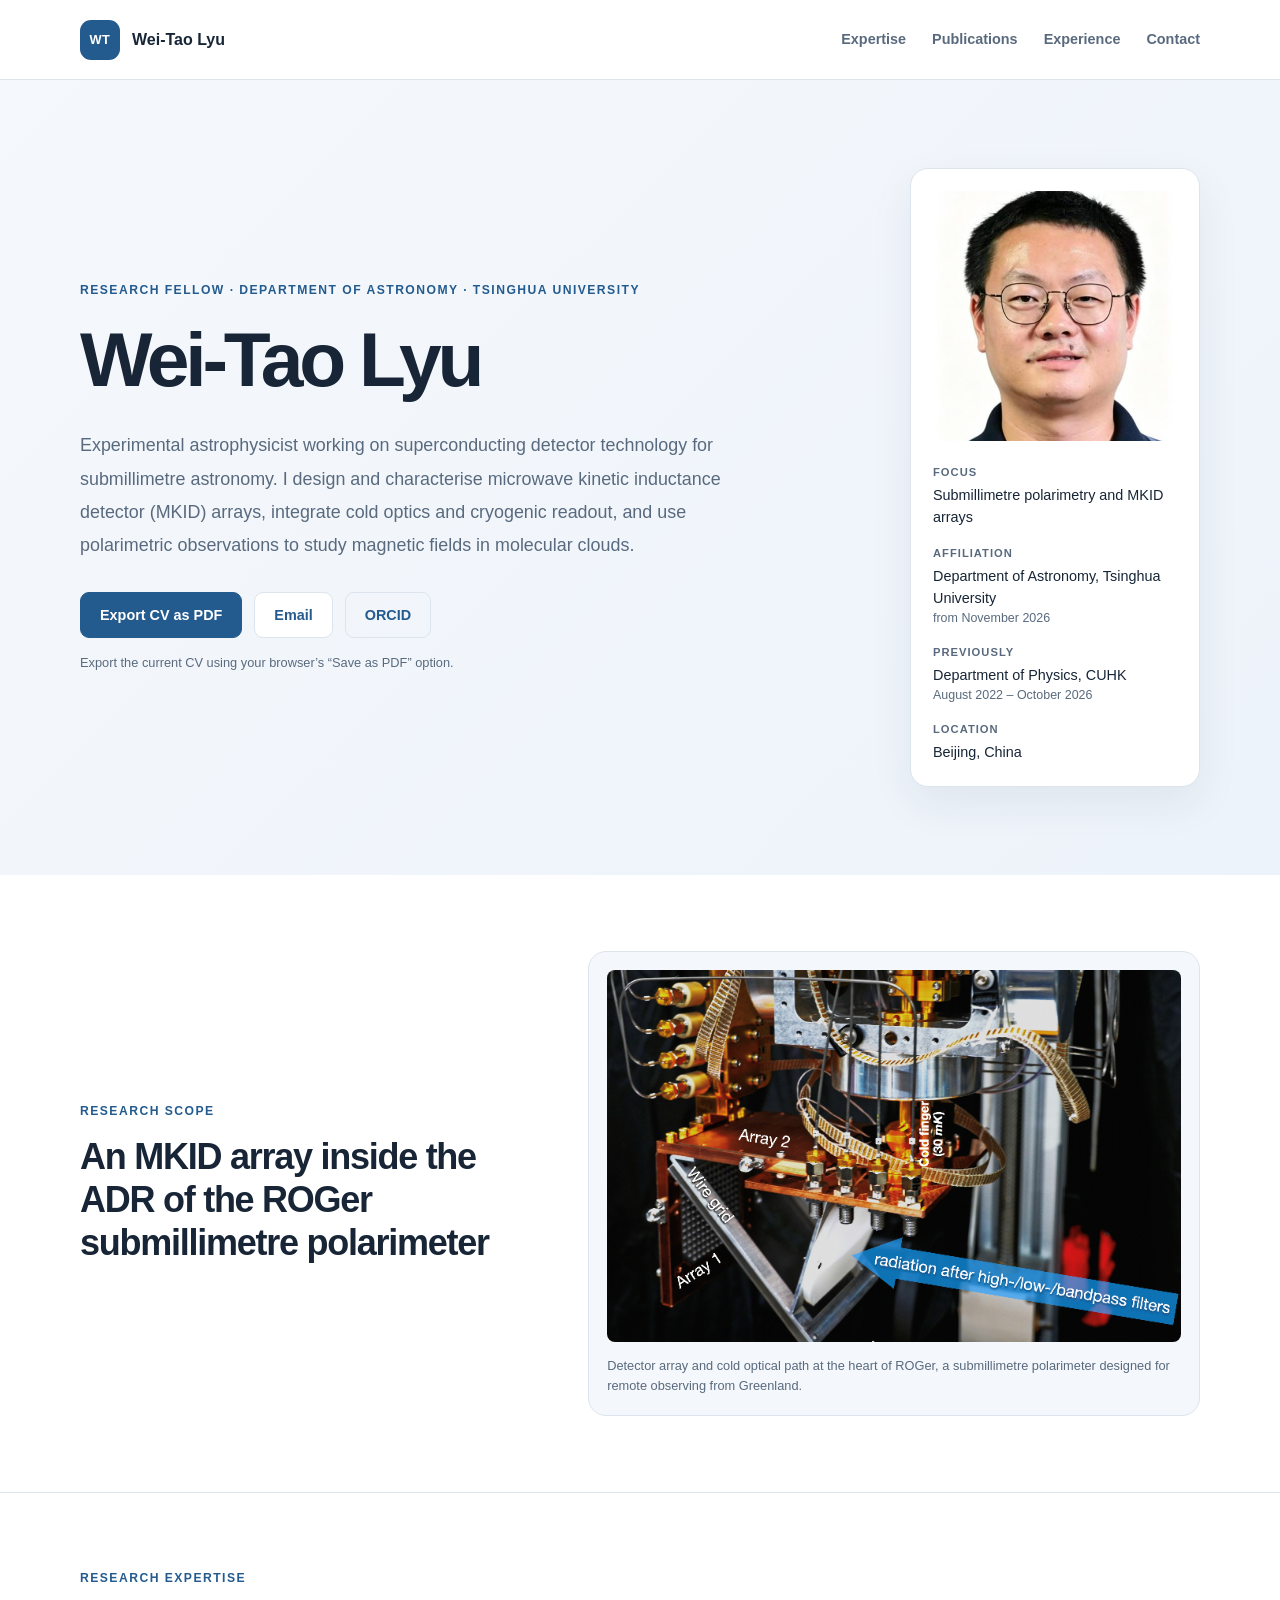
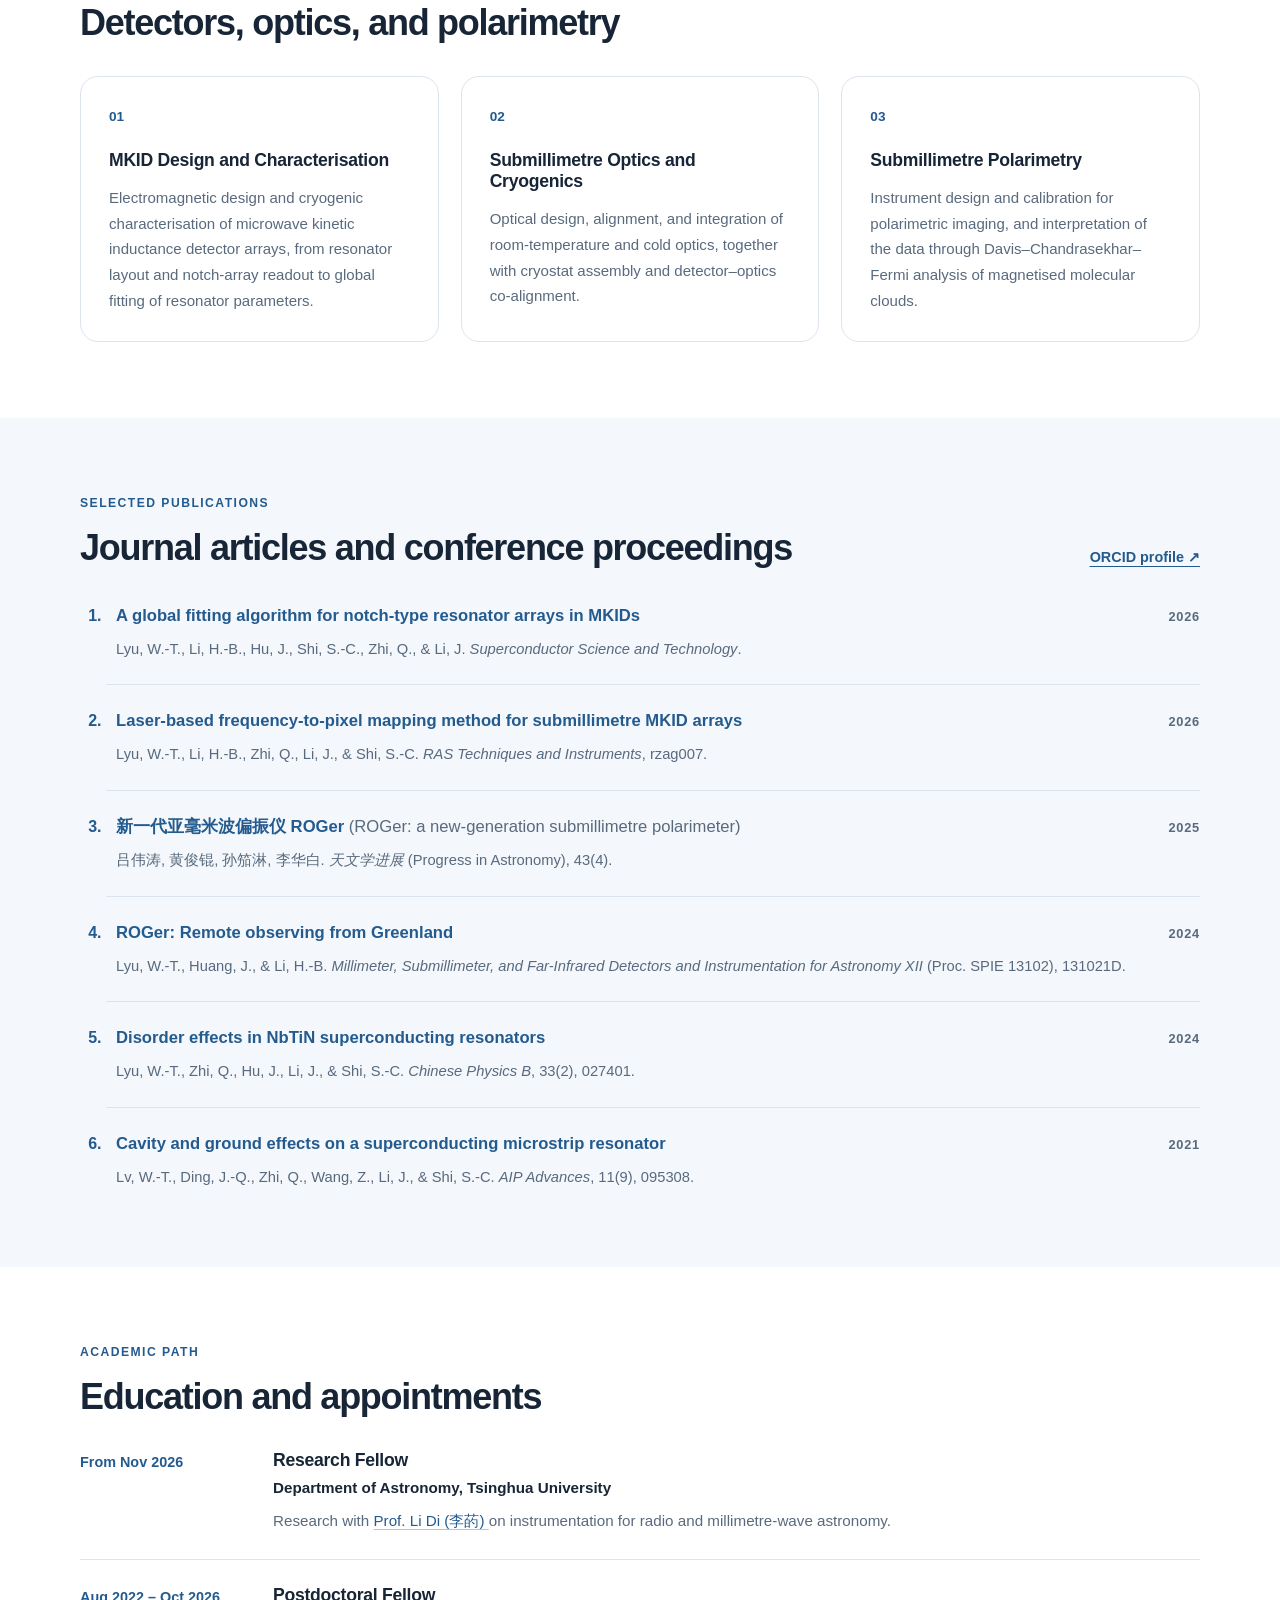
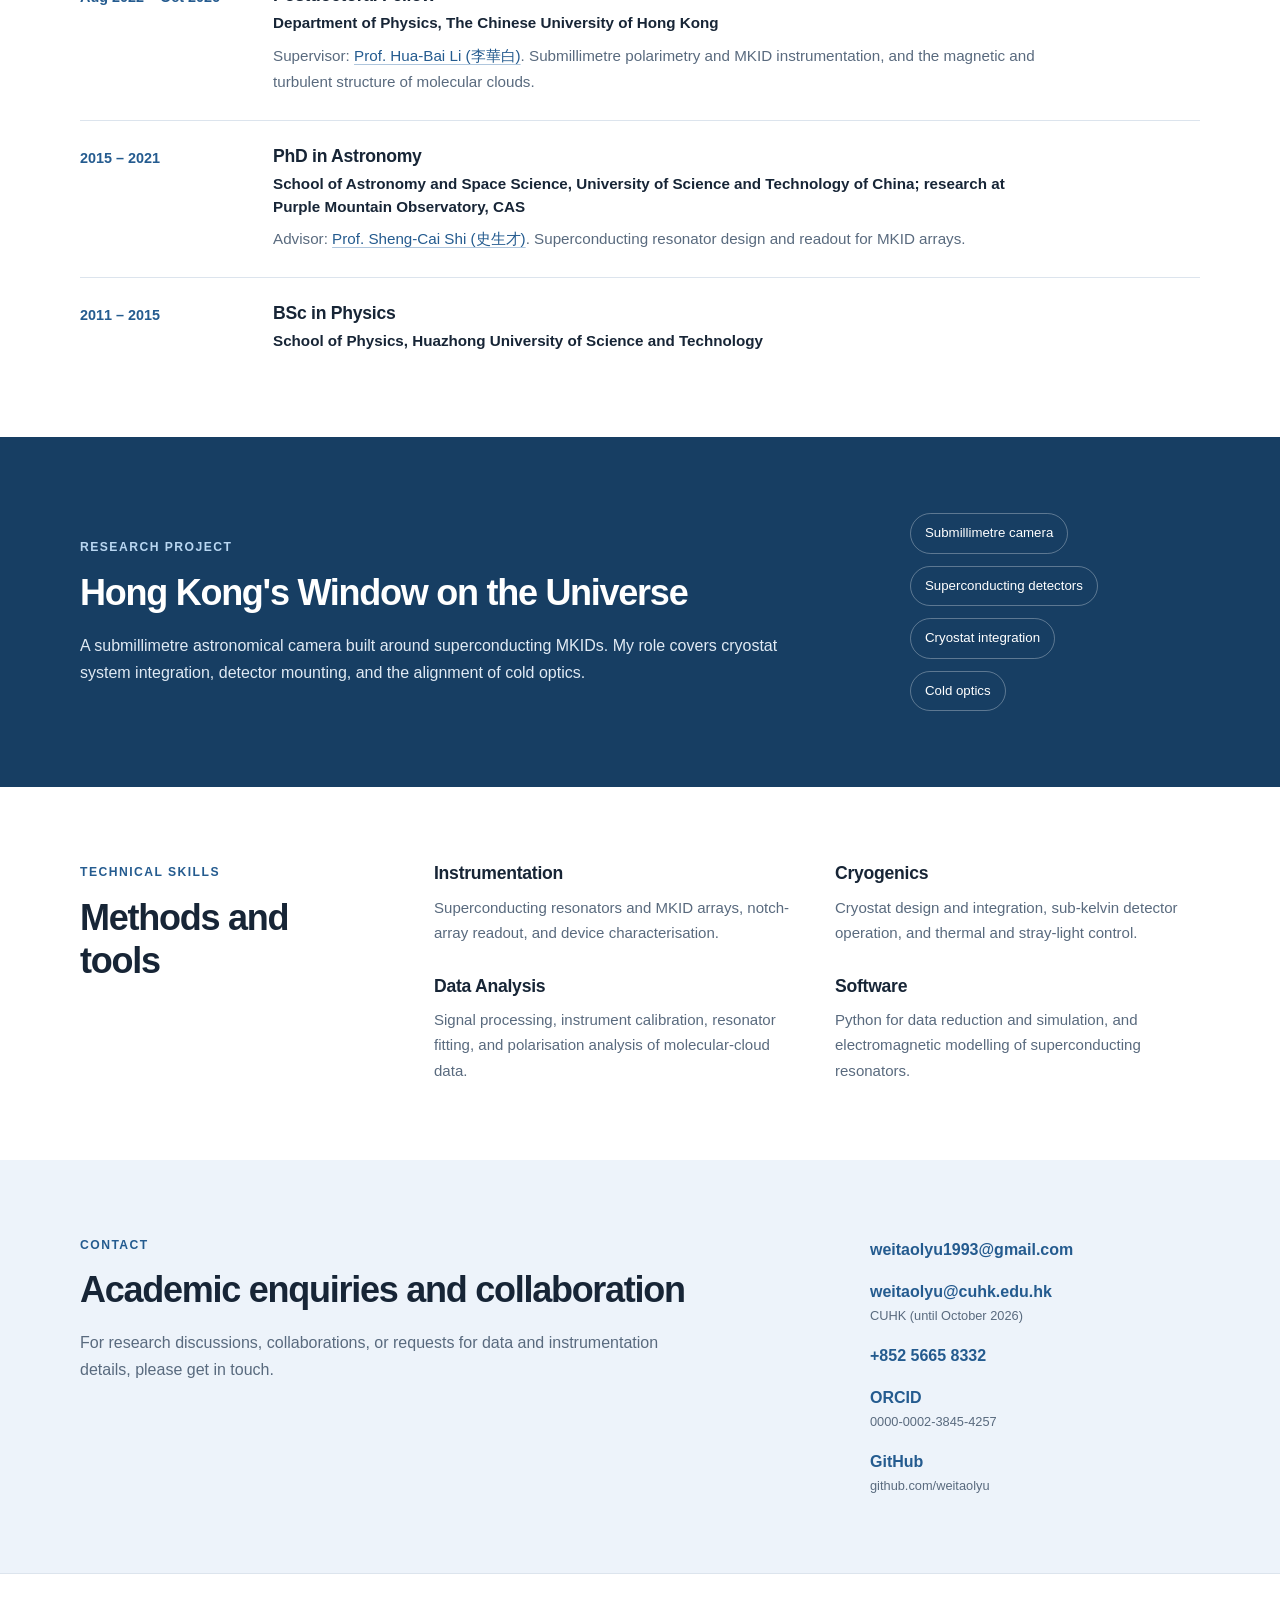
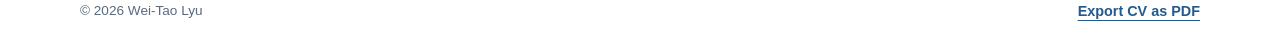
<file: index.html>
<!doctype html>
<html lang="en">
  <head>
    <meta charset="utf-8" />

    <meta
      name="viewport"
      content="width=device-width, initial-scale=1"
    />

    <title>Wei-Tao Lyu | Research Fellow, Tsinghua University</title>

    <meta
      name="author"
      content="Wei-Tao Lyu"
    />

    <meta
      name="description"
      content="Academic CV of Wei-Tao Lyu, Research Fellow in the Department of Astronomy at Tsinghua University, working on superconducting MKIDs and submillimetre polarimetry."
    />

    <meta
      property="og:title"
      content="Wei-Tao Lyu | Research Fellow, Tsinghua University"
    />

    <meta
      property="og:description"
      content="Research profile, publications, instrumentation projects, and academic background of Wei-Tao Lyu."
    />

    <meta property="og:type" content="website" />
    <meta property="og:image" content="assets/config2.png" />

    <link rel="preload" href="assets/config2.png" as="image" />
    <link rel="stylesheet" href="styles.css" />

    <script src="script.js" defer></script>
  </head>

  <body>
    <a class="skip-link" href="#top">
      Skip to main content
    </a>

    <header class="site-header">
      <a
        class="brand"
        href="#top"
        aria-label="Wei-Tao Lyu home"
      >
        <span class="brand-mark" aria-hidden="true">WT</span>
        <span>Wei-Tao Lyu</span>
      </a>

      <nav class="nav" aria-label="Primary navigation">
        <a href="#expertise">Expertise</a>
        <a href="#publications">Publications</a>
        <a href="#experience">Experience</a>
        <a href="#contact">Contact</a>
      </nav>
    </header>

    <main id="top">
      <!-- Introduction -->
      <section
        class="hero section-band"
        aria-labelledby="profile-title"
      >
        <div class="shell hero-layout">
          <div class="hero-copy">
            <p class="eyebrow">
              Research Fellow · Department of Astronomy ·
              Tsinghua University
            </p>

            <h1 id="profile-title">Wei-Tao Lyu</h1>

            <p class="lead">
              Experimental astrophysicist working on superconducting
              detector technology for submillimetre astronomy. I design
              and characterise microwave kinetic inductance detector
              (MKID) arrays, integrate cold optics and cryogenic
              readout, and use polarimetric observations to study
              magnetic fields in molecular clouds.
            </p>

            <div class="hero-actions" aria-label="Primary actions">
              <button
                class="button primary cv-export"
                type="button"
                data-export-pdf
                aria-describedby="pdf-export-help"
              >
                Export CV as PDF
              </button>

              <a
                class="button"
                href="mailto:weitaolyu1993@gmail.com"
              >
                Email
              </a>

              <a
                class="button ghost"
                href="https://orcid.org/0000-0002-3845-4257"
              >
                ORCID
              </a>
            </div>

            <p class="export-help" id="pdf-export-help">
              Export the current CV using your browser’s
              “Save as PDF” option.
            </p>

            <noscript>
              <p class="export-help">
                JavaScript is disabled. Use Ctrl+P or Command+P
                and choose “Save as PDF” to export this CV.
              </p>
            </noscript>
          </div>

          <aside
            class="profile-panel"
            aria-label="Profile summary"
          >
            <div class="portrait" data-image-shell>
              <img
                src="assets/lwt.jpg"
                alt="Portrait of Wei-Tao Lyu"
                data-fallback-image
              />

              <span
                class="portrait-fallback"
                aria-hidden="true"
              >
                WT
              </span>
            </div>

            <dl class="profile-facts">
              <div>
                <dt>Focus</dt>
                <dd>Submillimetre polarimetry and MKID arrays</dd>
              </div>

              <div>
                <dt>Affiliation</dt>
                <dd>
                  Department of Astronomy, Tsinghua University
                  <span class="fact-note">from November 2026</span>
                </dd>
              </div>

              <div>
                <dt>Previously</dt>
                <dd>
                  Department of Physics, CUHK
                  <span class="fact-note">August 2022 – October 2026</span>
                </dd>
              </div>

              <div>
                <dt>Location</dt>
                <dd>Beijing, China</dd>
              </div>
            </dl>
          </aside>
        </div>
      </section>

      <!-- Research image -->
      <section
        class="section-band visual-band"
        aria-labelledby="research-visual-title"
      >
        <div class="shell visual-layout">
          <div>
            <p class="section-kicker">Research Scope</p>

            <h2 id="research-visual-title">
              An MKID array inside the ADR of the ROGer
              submillimetre polarimeter
            </h2>
          </div>

          <figure class="research-visual" data-image-shell>
            <img
              src="assets/config2.png"
              alt="Cryogenic optical path and MKID detector array for the ROGer submillimetre polarimeter"
              data-fallback-image
            />

            <div class="visual-fallback" aria-hidden="true">
              <span>ROGer</span>
              <p>MKID array and cryogenic optical system</p>
            </div>

            <figcaption>
              Detector array and cold optical path at the heart of
              ROGer, a submillimetre polarimeter designed for remote
              observing from Greenland.
            </figcaption>
          </figure>
        </div>
      </section>

      <!-- Expertise -->
      <section
        class="section"
        id="expertise"
        aria-labelledby="expertise-title"
      >
        <div class="shell">
          <div class="section-heading">
            <p class="section-kicker">Research Expertise</p>
            <h2 id="expertise-title">
              Detectors, optics, and polarimetry
            </h2>
          </div>

          <div class="expertise-grid">
            <article>
              <span class="card-index" aria-hidden="true">01</span>

              <h3>MKID Design and Characterisation</h3>

              <p>
                Electromagnetic design and cryogenic characterisation
                of microwave kinetic inductance detector arrays, from
                resonator layout and notch-array readout to global
                fitting of resonator parameters.
              </p>
            </article>

            <article>
              <span class="card-index" aria-hidden="true">02</span>

              <h3>Submillimetre Optics and Cryogenics</h3>

              <p>
                Optical design, alignment, and integration of
                room-temperature and cold optics, together with
                cryostat assembly and detector–optics co-alignment.
              </p>
            </article>

            <article>
              <span class="card-index" aria-hidden="true">03</span>

              <h3>Submillimetre Polarimetry</h3>

              <p>
                Instrument design and calibration for polarimetric
                imaging, and interpretation of the data through
                Davis–Chandrasekhar–Fermi analysis of magnetised
                molecular clouds.
              </p>
            </article>
          </div>
        </div>
      </section>

      <!-- Publications -->
      <section
        class="section muted-section"
        id="publications"
        aria-labelledby="publications-title"
      >
        <div class="shell">
          <div class="section-heading split-heading">
            <div>
              <p class="section-kicker">Selected Publications</p>

              <h2 id="publications-title">
                Journal articles and conference proceedings
              </h2>
            </div>

            <a
              class="text-link publication-profile-link"
              href="https://orcid.org/0000-0002-3845-4257"
            >
              ORCID profile <span aria-hidden="true">↗</span>
            </a>
          </div>

          <ol class="publication-list">
            <li>
              <article>
                <div class="pub-head">
                  <a
                    class="pub-title"
                    href="https://doi.org/10.1088/1361-6668/ae9f9b"
                  >
                    A global fitting algorithm for notch-type resonator
                    arrays in MKIDs
                  </a>

                  <span class="pub-year">2026</span>
                </div>

                <p>
                  Lyu, W.-T., Li, H.-B., Hu, J., Shi, S.-C.,
                  Zhi, Q., &amp; Li, J.
                  <em>Superconductor Science and Technology</em>.
                </p>
              </article>
            </li>

            <li>
              <article>
                <div class="pub-head">
                  <a
                    class="pub-title"
                    href="https://doi.org/10.1093/rasti/rzag007"
                  >
                    Laser-based frequency-to-pixel mapping method for
                    submillimetre MKID arrays
                  </a>

                  <span class="pub-year">2026</span>
                </div>

                <p>
                  Lyu, W.-T., Li, H.-B., Zhi, Q., Li, J., &amp;
                  Shi, S.-C.
                  <em>RAS Techniques and Instruments</em>, rzag007.
                </p>
              </article>
            </li>

            <li>
              <article lang="zh-CN">
                <div class="pub-head">
                  <a
                    class="pub-title"
                    href="http://www.shao.cas.cn/twxjz/wzll/202504/202504js/202512/P020251230363914200679.pdf"
                  >
                    新一代亚毫米波偏振仪 ROGer
                    <span class="pub-translation">
                      (ROGer: a new-generation submillimetre
                      polarimeter)
                    </span>
                  </a>

                  <span class="pub-year">2025</span>
                </div>

                <p>
                  吕伟涛, 黄俊锟, 孙笳淋, 李华白.
                  <em>天文学进展</em> (Progress in Astronomy),
                  43(4).
                </p>
              </article>
            </li>

            <li>
              <article>
                <div class="pub-head">
                  <a
                    class="pub-title"
                    href="https://doi.org/10.1117/12.3018247"
                  >
                    ROGer: Remote observing from Greenland
                  </a>

                  <span class="pub-year">2024</span>
                </div>

                <p>
                  Lyu, W.-T., Huang, J., &amp; Li, H.-B.
                  <em>
                    Millimeter, Submillimeter, and Far-Infrared
                    Detectors and Instrumentation for Astronomy XII
                  </em>
                  (Proc. SPIE 13102), 131021D.
                </p>
              </article>
            </li>

            <li>
              <article>
                <div class="pub-head">
                  <a
                    class="pub-title"
                    href="https://doi.org/10.1088/1674-1056/ad03dc"
                  >
                    Disorder effects in NbTiN superconducting
                    resonators
                  </a>

                  <span class="pub-year">2024</span>
                </div>

                <p>
                  Lyu, W.-T., Zhi, Q., Hu, J., Li, J., &amp; Shi, S.-C.
                  <em>Chinese Physics B</em>, 33(2), 027401.
                </p>
              </article>
            </li>

            <li>
              <article>
                <div class="pub-head">
                  <a
                    class="pub-title"
                    href="https://pubs.aip.org/aip/adv/article/11/9/095308/661562"
                  >
                    Cavity and ground effects on a superconducting
                    microstrip resonator
                  </a>

                  <span class="pub-year">2021</span>
                </div>

                <p>
                  Lv, W.-T., Ding, J.-Q., Zhi, Q., Wang, Z., Li, J.,
                  &amp; Shi, S.-C.
                  <em>AIP Advances</em>, 11(9), 095308.
                </p>
              </article>
            </li>
          </ol>
        </div>
      </section>

      <!-- Academic experience -->
      <section
        class="section"
        id="experience"
        aria-labelledby="experience-title"
      >
        <div class="shell">
          <div class="section-heading">
            <p class="section-kicker">Academic Path</p>

            <h2 id="experience-title">
              Education and appointments
            </h2>
          </div>

          <div class="timeline">
            <article class="timeline-item">
              <div class="timeline-date">From Nov 2026</div>

              <div>
                <h3>Research Fellow</h3>

                <p class="timeline-org">
                  Department of Astronomy, Tsinghua University
                </p>

                <p>
                  Research with
                  <a href="https://astro.tsinghua.edu.cn/info/1040/1044.htm">
                    Prof. Li Di (李菂)
                  </a>
                  on instrumentation for radio and millimetre-wave
                  astronomy.
                </p>
              </div>
            </article>

            <article class="timeline-item">
              <div class="timeline-date">Aug 2022 – Oct 2026</div>

              <div>
                <h3>Postdoctoral Fellow</h3>

                <p class="timeline-org">
                  Department of Physics, The Chinese University of
                  Hong Kong
                </p>

                <p>
                  Supervisor:
                  <a href="https://wp.phy.cuhk.edu.hk/teaching-staff/li-hua-bai/">Prof. Hua-Bai Li (李華白)</a>.
                  Submillimetre polarimetry and MKID instrumentation,
                  and the magnetic and turbulent structure of molecular
                  clouds.
                </p>
              </div>
            </article>

            <article class="timeline-item">
              <div class="timeline-date">2015 – 2021</div>

              <div>
                <h3>PhD in Astronomy</h3>

                <p class="timeline-org">
                  School of Astronomy and Space Science, University of
                  Science and Technology of China; research at Purple
                  Mountain Observatory, CAS
                </p>

                <p>
                  Advisor:
                  <a href="https://pmo.cas.cn/sourcedb/cn/expert/200907/t20090724_2243737.html">Prof. Sheng-Cai Shi (史生才)</a>.
                  Superconducting resonator design and readout for
                  MKID arrays.
                </p>
              </div>
            </article>

            <article class="timeline-item">
              <div class="timeline-date">2011 – 2015</div>

              <div>
                <h3>BSc in Physics</h3>

                <p class="timeline-org">
                  School of Physics, Huazhong University of Science and
                  Technology
                </p>
              </div>
            </article>
          </div>
        </div>
      </section>

      <!-- Project -->
      <section
        class="section project-section"
        aria-labelledby="project-title"
      >
        <div class="shell project-layout">
          <div>
            <p class="section-kicker">Research Project</p>

            <h2 id="project-title">
              Hong Kong's Window on the Universe
            </h2>

            <p>
              A submillimetre astronomical camera built around
              superconducting MKIDs. My role covers cryostat system
              integration, detector mounting, and the alignment of cold
              optics.
            </p>
          </div>

          <div class="project-meta" aria-label="Project details">
            <span>Submillimetre camera</span>
            <span>Superconducting detectors</span>
            <span>Cryostat integration</span>
            <span>Cold optics</span>
          </div>
        </div>
      </section>

      <!-- Skills -->
      <section
        class="section"
        id="skills"
        aria-labelledby="skills-title"
      >
        <div class="shell skills-layout">
          <div class="section-heading compact">
            <p class="section-kicker">Technical Skills</p>
            <h2 id="skills-title">Methods and tools</h2>
          </div>

          <div class="skill-groups">
            <article>
              <h3>Instrumentation</h3>

              <p>
                Superconducting resonators and MKID arrays, notch-array
                readout, and device characterisation.
              </p>
            </article>

            <article>
              <h3>Cryogenics</h3>

              <p>
                Cryostat design and integration, sub-kelvin detector
                operation, and thermal and stray-light control.
              </p>
            </article>

            <article>
              <h3>Data Analysis</h3>

              <p>
                Signal processing, instrument calibration, resonator
                fitting, and polarisation analysis of molecular-cloud
                data.
              </p>
            </article>

            <article>
              <h3>Software</h3>

              <p>
                Python for data reduction and simulation, and
                electromagnetic modelling of superconducting
                resonators.
              </p>
            </article>
          </div>
        </div>
      </section>

      <!-- Contact -->
      <section
        class="section contact-section"
        id="contact"
        aria-labelledby="contact-title"
      >
        <div class="shell contact-layout">
          <div>
            <p class="section-kicker">Contact</p>

            <h2 id="contact-title">
              Academic enquiries and collaboration
            </h2>

            <p>
              For research discussions, collaborations, or requests for
              data and instrumentation details, please get in touch.
            </p>
          </div>

          <address class="contact-links">
            <a href="mailto:weitaolyu1993@gmail.com">
              weitaolyu1993@gmail.com
            </a>

            <a href="mailto:weitaolyu@cuhk.edu.hk">
              weitaolyu@cuhk.edu.hk
              <span class="contact-detail">
                CUHK (until October 2026)
              </span>
            </a>

            <a href="tel:+85256658332">
              +852 5665 8332
            </a>

            <a href="https://orcid.org/0000-0002-3845-4257">
              ORCID
              <span class="contact-detail">
                0000-0002-3845-4257
              </span>
            </a>

            <a href="https://github.com/weitaolyu">
              GitHub
              <span class="contact-detail">
                github.com/weitaolyu
              </span>
            </a>
          </address>
        </div>
      </section>
    </main>

    <footer class="site-footer">
      <div class="shell">
        <span>
          © <span id="year">2026</span> Wei-Tao Lyu
        </span>

        <button
          class="text-link cv-export footer-export"
          type="button"
          data-export-pdf
        >
          Export CV as PDF
        </button>
      </div>
    </footer>

    <p
      class="sr-only"
      id="export-status"
      role="status"
      aria-live="polite"
      aria-atomic="true"
    ></p>
  </body>
</html>
</file>
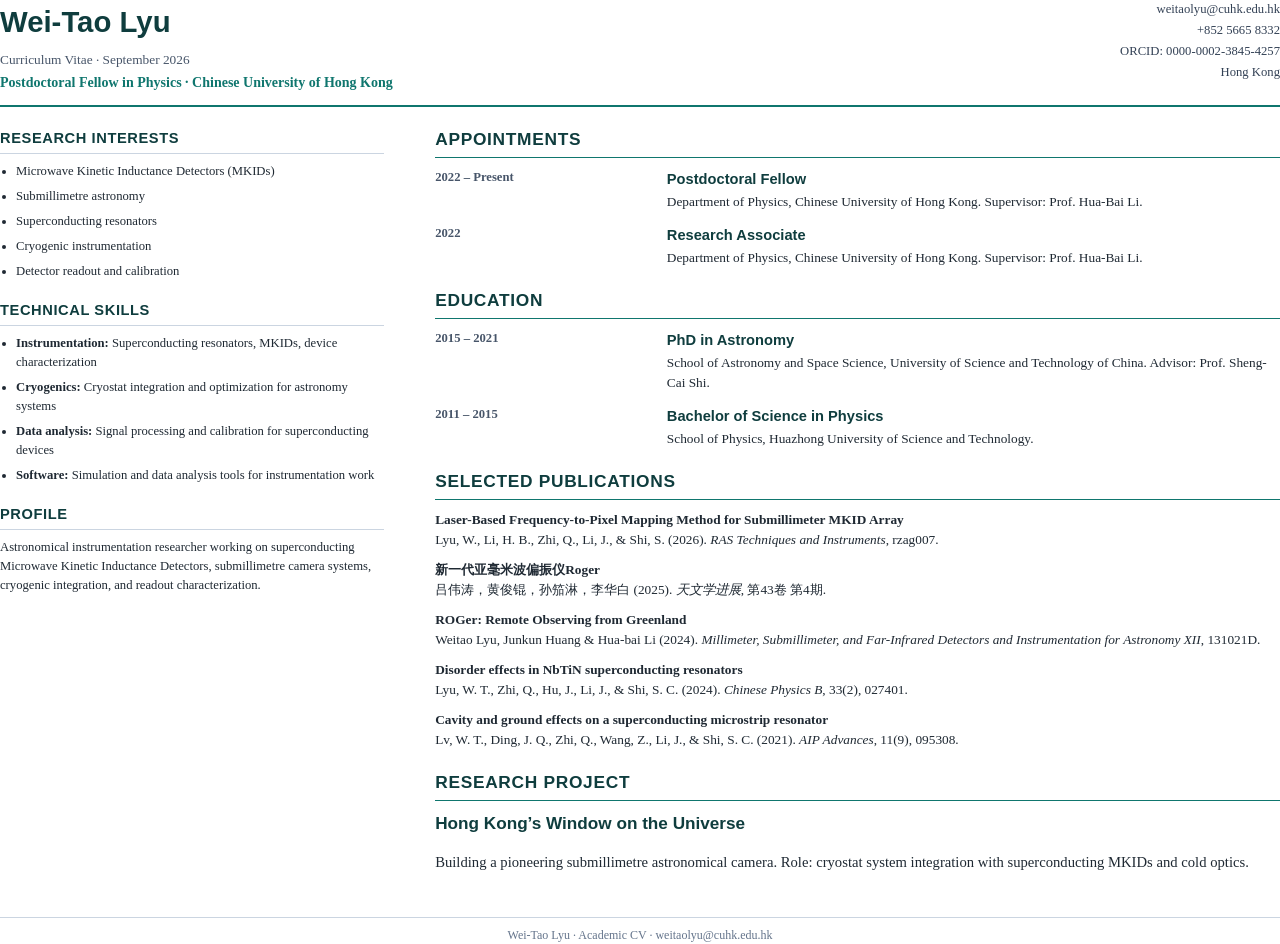
<file: cv.html>
<!doctype html>
<html lang="en">
  <head>
    <meta charset="utf-8" />
    <title>Wei-Tao Lyu | Curriculum Vitae</title>
    <link rel="stylesheet" href="cv.css" />
  </head>
  <body>
    <header class="cv-header">
      <div class="cv-heading">
        <h1>Wei-Tao Lyu</h1>
        <p class="cv-subtitle">Curriculum Vitae &middot; September 2026</p>
        <p class="cv-role">Postdoctoral Fellow in Physics &middot; Chinese University of Hong Kong</p>
      </div>
      <address class="cv-contact">
        <span>weitaolyu@cuhk.edu.hk</span>
        <span>+852 5665 8332</span>
        <span>ORCID: 0000-0002-3845-4257</span>
        <span>Hong Kong</span>
      </address>
    </header>

    <main class="cv-body">
      <aside class="cv-sidebar">
        <section>
          <h2>Research Interests</h2>
          <ul>
            <li>Microwave Kinetic Inductance Detectors (MKIDs)</li>
            <li>Submillimetre astronomy</li>
            <li>Superconducting resonators</li>
            <li>Cryogenic instrumentation</li>
            <li>Detector readout and calibration</li>
          </ul>
        </section>

        <section>
          <h2>Technical Skills</h2>
          <ul>
            <li><strong>Instrumentation:</strong> Superconducting resonators, MKIDs, device characterization</li>
            <li><strong>Cryogenics:</strong> Cryostat integration and optimization for astronomy systems</li>
            <li><strong>Data analysis:</strong> Signal processing and calibration for superconducting devices</li>
            <li><strong>Software:</strong> Simulation and data analysis tools for instrumentation work</li>
          </ul>
        </section>

        <section>
          <h2>Profile</h2>
          <p>
            Astronomical instrumentation researcher working on superconducting
            Microwave Kinetic Inductance Detectors, submillimetre camera
            systems, cryogenic integration, and readout characterization.
          </p>
        </section>
      </aside>

      <section class="cv-main">
        <section class="cv-section">
          <h2>Appointments</h2>
          <ol class="cv-timeline">
            <li>
              <time>2022 &ndash; Present</time>
              <div>
                <h3>Postdoctoral Fellow</h3>
                <p>
                  Department of Physics, Chinese University of Hong Kong.
                  Supervisor: Prof. Hua-Bai Li.
                </p>
              </div>
            </li>
            <li>
              <time>2022</time>
              <div>
                <h3>Research Associate</h3>
                <p>
                  Department of Physics, Chinese University of Hong Kong.
                  Supervisor: Prof. Hua-Bai Li.
                </p>
              </div>
            </li>
          </ol>
        </section>

        <section class="cv-section">
          <h2>Education</h2>
          <ol class="cv-timeline">
            <li>
              <time>2015 &ndash; 2021</time>
              <div>
                <h3>PhD in Astronomy</h3>
                <p>
                  School of Astronomy and Space Science, University of
                  Science and Technology of China. Advisor: Prof. Sheng-Cai
                  Shi.
                </p>
              </div>
            </li>
            <li>
              <time>2011 &ndash; 2015</time>
              <div>
                <h3>Bachelor of Science in Physics</h3>
                <p>
                  School of Physics, Huazhong University of Science and
                  Technology.
                </p>
              </div>
            </li>
          </ol>
        </section>

        <section class="cv-section">
          <h2>Selected Publications</h2>
          <ol class="cv-publications">
            <li>
              <p class="pub-title">
                Laser-Based Frequency-to-Pixel Mapping Method for
                Submillimeter MKID Array
              </p>
              <p>
                Lyu, W., Li, H. B., Zhi, Q., Li, J., &amp; Shi, S. (2026).
                <em>RAS Techniques and Instruments</em>, rzag007.
              </p>
            </li>
            <li>
              <p class="pub-title">新一代亚毫米波偏振仪Roger</p>
              <p>
                吕伟涛，黄俊锟，孙笳淋，李华白 (2025). <em>天文学进展</em>,
                第43卷 第4期.
              </p>
            </li>
            <li>
              <p class="pub-title">ROGer: Remote Observing from Greenland</p>
              <p>
                Weitao Lyu, Junkun Huang &amp; Hua-bai Li (2024).
                <em>Millimeter, Submillimeter, and Far-Infrared Detectors and
                Instrumentation for Astronomy XII</em>, 131021D.
              </p>
            </li>
            <li>
              <p class="pub-title">
                Disorder effects in NbTiN superconducting resonators
              </p>
              <p>
                Lyu, W. T., Zhi, Q., Hu, J., Li, J., &amp; Shi, S. C. (2024).
                <em>Chinese Physics B</em>, 33(2), 027401.
              </p>
            </li>
            <li>
              <p class="pub-title">
                Cavity and ground effects on a superconducting microstrip
                resonator
              </p>
              <p>
                Lv, W. T., Ding, J. Q., Zhi, Q., Wang, Z., Li, J., &amp; Shi,
                S. C. (2021). <em>AIP Advances</em>, 11(9), 095308.
              </p>
            </li>
          </ol>
        </section>

        <section class="cv-section">
          <h2>Research Project</h2>
          <h3>Hong Kong&rsquo;s Window on the Universe</h3>
          <p>
            Building a pioneering submillimetre astronomical camera. Role:
            cryostat system integration with superconducting MKIDs and cold
            optics.
          </p>
        </section>
      </section>
    </main>

    <footer class="cv-footer">
      <span>Wei-Tao Lyu &middot; Academic CV &middot; weitaolyu@cuhk.edu.hk</span>
    </footer>
  </body>
</html>
</file>
<file: styles.css>
/* =========================
   Design tokens
   ========================= */

:root {
  color-scheme: light;

  --background: #ffffff;
  --surface: #f4f7fb;
  --surface-blue: #edf3fa;

  --text: #172536;
  --muted: #596a7e;

  --accent: #245b8f;
  --accent-dark: #173e63;

  --border: #dce4ed;

  --radius: 18px;
  --shadow: 0 16px 44px rgb(23 37 54 / 7%);

  --shell-width: 1120px;
}

/* =========================
   Base
   ========================= */

*,
*::before,
*::after {
  box-sizing: border-box;
}

html {
  scroll-behavior: smooth;
  scroll-padding-top: 100px;
}

body {
  margin: 0;
  background: var(--background);
  color: var(--text);

  font-family:
    -apple-system,
    BlinkMacSystemFont,
    "Segoe UI",
    "Noto Sans",
    "Noto Sans CJK SC",
    "Microsoft YaHei",
    Arial,
    sans-serif;

  font-size: 16px;
  line-height: 1.7;
  -webkit-font-smoothing: antialiased;
}

h1,
h2,
h3,
p,
figure,
dl {
  margin: 0;
}

h1,
h2,
h3 {
  line-height: 1.2;
}

h1 {
  font-size: clamp(2.8rem, 6vw, 4.8rem);
  font-weight: 750;
  letter-spacing: -0.055em;
}

h2 {
  font-size: clamp(1.6rem, 3vw, 2.25rem);
  font-weight: 700;
  letter-spacing: -0.035em;
}

h3 {
  font-size: 1.1rem;
  font-weight: 700;
  letter-spacing: -0.015em;
}

a {
  color: var(--accent);
  text-decoration: none;
}

a:hover {
  color: var(--accent-dark);
}

button {
  font: inherit;
}

img {
  display: block;
  max-width: 100%;
}

a,
button {
  -webkit-tap-highlight-color: transparent;
}

a:focus-visible,
button:focus-visible {
  outline: 3px solid var(--accent);
  outline-offset: 5px;
}

button:disabled {
  cursor: wait;
  opacity: 0.65;
}

.shell {
  width: min(var(--shell-width), calc(100% - 64px));
  margin-inline: auto;
}

.section,
.section-band {
  padding: 76px 0;
}

.section-heading {
  margin-bottom: 32px;
}

.section-kicker,
.eyebrow {
  margin-bottom: 14px;
  color: var(--accent);
  font-size: 0.76rem;
  font-weight: 750;
  line-height: 1.5;
  letter-spacing: 0.12em;
  text-transform: uppercase;
}

.sr-only {
  position: absolute;
  width: 1px;
  height: 1px;
  padding: 0;
  overflow: hidden;
  clip-path: inset(50%);
  white-space: nowrap;
  border: 0;
}

.skip-link {
  position: fixed;
  top: 12px;
  left: 12px;
  z-index: 100;
  padding: 10px 16px;
  background: var(--text);
  color: #fff;
  border-radius: 8px;
  transform: translateY(-160%);
}

.skip-link:focus {
  color: #fff;
  transform: translateY(0);
}

/* =========================
   Header
   ========================= */

.site-header {
  position: sticky;
  top: 0;
  z-index: 20;

  display: flex;
  align-items: center;
  justify-content: space-between;
  gap: 24px;

  min-height: 80px;
  padding: 16px max(32px, calc((100vw - var(--shell-width)) / 2));

  background: rgb(255 255 255 / 95%);
  border-bottom: 1px solid var(--border);
  backdrop-filter: blur(14px);
}

.brand {
  display: inline-flex;
  align-items: center;
  gap: 12px;

  color: var(--text);
  font-weight: 750;
  white-space: nowrap;
}

.brand-mark {
  display: grid;
  width: 40px;
  height: 40px;
  place-items: center;

  background: var(--accent);
  color: #fff;
  border-radius: 11px;

  font-size: 0.8rem;
  letter-spacing: 0.04em;
}

.nav {
  display: flex;
  flex-wrap: wrap;
  align-items: center;
  gap: 26px;
}

.nav a {
  color: var(--muted);
  font-size: 0.9rem;
  font-weight: 600;
}

.nav a:hover {
  color: var(--accent);
}

/* =========================
   Hero
   ========================= */

.hero {
  padding: 88px 0;
  background: linear-gradient(135deg, #f5f8fc, #edf3fa);
}

.hero-layout {
  display: grid;
  grid-template-columns: minmax(0, 1fr) 290px;
  align-items: center;
  gap: 72px;
}

.hero-copy {
  min-width: 0;
}

.hero-copy h1 {
  margin-bottom: 24px;
}

.lead {
  max-width: 680px;
  color: var(--muted);
  font-size: 1.12rem;
  line-height: 1.85;
}

.hero-actions {
  display: flex;
  flex-wrap: wrap;
  gap: 12px;
  margin-top: 30px;
}

.button {
  display: inline-flex;
  align-items: center;
  justify-content: center;

  min-height: 46px;
  padding: 10px 19px;

  background: #fff;
  color: var(--accent);
  border: 1px solid var(--border);
  border-radius: 9px;

  font-size: 0.9rem;
  font-weight: 650;
  line-height: 1.4;
  text-align: center;
  cursor: pointer;

  transition:
    background-color 160ms ease,
    border-color 160ms ease,
    color 160ms ease,
    transform 160ms ease;
}

.button:hover {
  background: var(--surface-blue);
  border-color: #afc6dd;
  color: var(--accent-dark);
  transform: translateY(-1px);
}

.button.primary {
  background: var(--accent);
  color: #fff;
  border-color: var(--accent);
}

.button.primary:hover {
  background: var(--accent-dark);
  color: #fff;
  border-color: var(--accent-dark);
}

.button.ghost {
  background: transparent;
}

.export-help {
  margin-top: 14px;
  color: var(--muted);
  font-size: 0.8rem;
}

/* =========================
   Profile
   ========================= */

.profile-panel {
  min-width: 0;
  padding: 22px;

  background: #fff;
  border: 1px solid var(--border);
  border-radius: var(--radius);
  box-shadow: var(--shadow);
}

.portrait {
  position: relative;
  width: 100%;
  height: 250px;
  margin-bottom: 22px;

  overflow: hidden;
  background: var(--surface-blue);
  border-radius: 12px;
}

.portrait img {
  width: 100%;
  height: 100%;
  object-fit: cover;
  object-position: center;
}

.portrait-fallback {
  display: none;
  width: 100%;
  height: 100%;
  place-items: center;

  color: var(--accent);
  font-size: 3.6rem;
  font-weight: 750;
  letter-spacing: -0.05em;
}

.profile-facts {
  display: grid;
  gap: 16px;
}

.profile-facts dt {
  margin-bottom: 3px;
  color: var(--muted);
  font-size: 0.7rem;
  font-weight: 750;
  letter-spacing: 0.09em;
  text-transform: uppercase;
}

.profile-facts dd {
  margin: 0;
  color: var(--text);
  font-size: 0.9rem;
  line-height: 1.5;
}

.fact-note {
  display: block;
  color: var(--muted);
  font-size: 0.78rem;
  font-weight: 400;
  line-height: 1.4;
}

/* =========================
   Research image
   ========================= */

.visual-band {
  border-bottom: 1px solid var(--border);
}

.visual-layout {
  display: grid;
  grid-template-columns: minmax(0, 0.85fr) minmax(0, 1.15fr);
  align-items: center;
  gap: 56px;
}

.research-visual {
  min-width: 0;
  padding: 18px;

  background: var(--surface);
  border: 1px solid var(--border);
  border-radius: var(--radius);
}

.research-visual img {
  width: 100%;
  height: auto;
  max-height: 420px;
  object-fit: contain;
  border-radius: 8px;
}

.research-visual figcaption {
  margin-top: 14px;
  color: var(--muted);
  font-size: 0.8rem;
  line-height: 1.6;
}

.visual-fallback {
  display: none;
  min-height: 240px;
  padding: 24px;
  align-items: center;
  justify-content: center;
  flex-direction: column;
  gap: 12px;

  background: var(--surface-blue);
  border-radius: 8px;
  text-align: center;
}

.visual-fallback span {
  color: var(--accent);
  font-size: 2.6rem;
  font-weight: 750;
}

.visual-fallback p {
  color: var(--muted);
}

/* Image loading fallback */

[data-image-shell].is-image-missing > img {
  display: none;
}

.portrait.is-image-missing .portrait-fallback {
  display: grid;
}

.research-visual.is-image-missing .visual-fallback {
  display: flex;
}

/* =========================
   Expertise
   ========================= */

.expertise-grid {
  display: grid;
  grid-template-columns: repeat(3, minmax(0, 1fr));
  gap: 22px;
}

.expertise-grid article {
  min-width: 0;
  padding: 28px;

  background: #fff;
  border: 1px solid var(--border);
  border-radius: var(--radius);
}

.card-index {
  display: block;
  margin-bottom: 22px;

  color: var(--accent);
  font-size: 0.85rem;
  font-weight: 750;
}

.expertise-grid h3 {
  margin-bottom: 14px;
}

.expertise-grid p {
  color: var(--muted);
  font-size: 0.94rem;
}

/* =========================
   Publications
   ========================= */

.muted-section {
  background: var(--surface);
}

.split-heading {
  display: flex;
  align-items: flex-end;
  justify-content: space-between;
  gap: 32px;
}

.split-heading > div {
  max-width: 720px;
}

.text-link {
  color: var(--accent);
  font-size: 0.9rem;
  font-weight: 650;
  text-decoration: underline;
  text-underline-offset: 4px;
}

.publication-profile-link {
  flex-shrink: 0;
}

.publication-list {
  margin: 0;
  padding-left: 26px;
}

.publication-list li {
  padding: 22px 0 22px 10px;
  border-bottom: 1px solid var(--border);
}

.publication-list li:first-child {
  padding-top: 0;
}

.publication-list li:last-child {
  padding-bottom: 0;
  border-bottom: 0;
}

.publication-list li::marker {
  color: var(--accent);
  font-weight: 700;
}

.publication-list article > a,
.pub-title {
  font-size: 1.04rem;
  font-weight: 650;
  line-height: 1.5;
}

.publication-list article > a:hover,
.pub-title:hover {
  text-decoration: underline;
  text-underline-offset: 4px;
}

.pub-head {
  display: flex;
  align-items: baseline;
  justify-content: space-between;
  gap: 20px;
}

.pub-translation {
  color: var(--muted);
  font-weight: 500;
}

.pub-year {
  flex-shrink: 0;
  color: var(--muted);
  font-size: 0.8rem;
  font-weight: 700;
  font-variant-numeric: tabular-nums;
  letter-spacing: 0.06em;
}

.publication-list p {
  margin-top: 8px;
  color: var(--muted);
  font-size: 0.92rem;
  line-height: 1.75;
}

/* =========================
   Timeline
   ========================= */

.timeline {
  display: grid;
  gap: 0;
}

.timeline-item {
  display: grid;
  grid-template-columns: 165px minmax(0, 1fr);
  gap: 28px;
  padding: 25px 0;

  border-bottom: 1px solid var(--border);
}

.timeline-item:first-child {
  padding-top: 0;
}

.timeline-item:last-child {
  padding-bottom: 0;
  border-bottom: 0;
}

.timeline-date {
  color: var(--accent);
  font-size: 0.9rem;
  font-weight: 700;
}

.timeline-item h3 {
  margin-bottom: 6px;
}

.timeline-item .timeline-org {
  margin-bottom: 8px;
  color: var(--text);
  font-size: 0.95rem;
  font-weight: 600;
  line-height: 1.5;
}

.timeline-item p {
  max-width: 780px;
  color: var(--muted);
  font-size: 0.95rem;
}

.timeline-item p a {
  text-decoration: underline;
  text-decoration-color: #afc6dd;
  text-underline-offset: 3px;
}

.timeline-item p a:hover {
  text-decoration-color: var(--accent-dark);
}

/* =========================
   Project
   ========================= */

.project-section {
  background: var(--accent-dark);
  color: #fff;
}

.project-layout {
  display: grid;
  grid-template-columns: minmax(0, 1fr) 290px;
  align-items: center;
  gap: 64px;
}

.project-section .section-kicker {
  color: #b9d7f2;
}

.project-section h2 {
  margin-bottom: 18px;
}

.project-section p:not(.section-kicker) {
  max-width: 730px;
  color: #e0eaf4;
}

.project-meta {
  display: flex;
  flex-direction: column;
  align-items: flex-start;
  gap: 12px;
}

.project-meta span {
  padding: 8px 14px;

  color: #fff;
  border: 1px solid rgb(255 255 255 / 30%);
  border-radius: 999px;

  font-size: 0.83rem;
}

/* =========================
   Skills
   ========================= */

.skills-layout {
  display: grid;
  grid-template-columns: 290px minmax(0, 1fr);
  gap: 64px;
}

.section-heading.compact {
  margin-bottom: 0;
}

.skill-groups {
  display: grid;
  grid-template-columns: repeat(2, minmax(0, 1fr));
  gap: 30px 36px;
}

.skill-groups article {
  min-width: 0;
}

.skill-groups h3 {
  margin-bottom: 10px;
}

.skill-groups p {
  color: var(--muted);
  font-size: 0.94rem;
}

/* =========================
   Contact
   ========================= */

.contact-section {
  background: var(--surface-blue);
}

.contact-layout {
  display: grid;
  grid-template-columns: minmax(0, 1fr) 330px;
  gap: 64px;
}

.contact-layout h2 {
  margin-bottom: 18px;
}

.contact-layout > div > p:not(.section-kicker) {
  max-width: 630px;
  color: var(--muted);
}

.contact-links {
  display: flex;
  flex-direction: column;
  align-items: flex-start;
  gap: 15px;

  font-style: normal;
}

.contact-links a {
  font-weight: 600;
  overflow-wrap: anywhere;
}

.contact-detail {
  display: block;
  color: var(--muted);
  font-size: 0.8rem;
  font-weight: 400;
}

/* =========================
   Footer
   ========================= */

.site-footer {
  padding: 25px 0;
  border-top: 1px solid var(--border);

  color: var(--muted);
  font-size: 0.85rem;
}

.site-footer .shell {
  display: flex;
  align-items: center;
  justify-content: space-between;
  gap: 20px;
}

.footer-export {
  padding: 0;
  background: transparent;
  border: 0;
  cursor: pointer;
}

/* =========================
   Tablet
   ========================= */

@media screen and (max-width: 960px) {
  .hero-layout {
    grid-template-columns: minmax(0, 1fr) 260px;
    gap: 36px;
  }

  .visual-layout {
    gap: 32px;
  }

  .expertise-grid {
    gap: 16px;
  }

  .expertise-grid article {
    padding: 22px;
  }

  .project-layout,
  .skills-layout,
  .contact-layout {
    gap: 36px;
  }

  .skills-layout {
    grid-template-columns: 230px minmax(0, 1fr);
  }

  .contact-layout {
    grid-template-columns: minmax(0, 1fr) 280px;
  }
}

/* =========================
   Mobile
   ========================= */

@media screen and (max-width: 720px) {
  html {
    scroll-padding-top: 125px;
  }

  .shell {
    width: calc(100% - 36px);
  }

  .site-header {
    flex-direction: column;
    align-items: flex-start;
    gap: 14px;
    padding: 14px 18px;
  }

  .brand-mark {
    width: 34px;
    height: 34px;
  }

  .nav {
    width: 100%;
    gap: 12px 20px;
  }

  .nav a {
    font-size: 0.82rem;
  }

  .section,
  .section-band {
    padding: 48px 0;
  }

  .hero-layout,
  .visual-layout,
  .project-layout,
  .skills-layout,
  .contact-layout {
    grid-template-columns: minmax(0, 1fr);
    gap: 30px;
  }

  .hero-copy h1 {
    margin-bottom: 18px;
  }

  .lead {
    font-size: 1rem;
    line-height: 1.8;
  }

  .profile-panel {
    display: grid;
    grid-template-columns: 110px minmax(0, 1fr);
    align-items: start;
    gap: 20px;
    padding: 18px;
  }

  .portrait {
    height: 140px;
    margin-bottom: 0;
  }

  .portrait-fallback {
    font-size: 2rem;
  }

  .profile-facts {
    gap: 12px;
  }

  .profile-facts dd {
    font-size: 0.82rem;
  }

  .expertise-grid {
    grid-template-columns: minmax(0, 1fr);
  }

  .card-index {
    margin-bottom: 14px;
  }

  .split-heading {
    flex-direction: column;
    align-items: flex-start;
    gap: 18px;
  }

  .pub-head {
    flex-direction: column;
    gap: 4px;
  }

  .pub-year {
    order: -1;
  }

  .timeline-item {
    grid-template-columns: minmax(0, 1fr);
    gap: 8px;
    padding: 22px 0;
  }

  .project-meta {
    flex-direction: row;
    flex-wrap: wrap;
    gap: 10px;
  }

  .skill-groups {
    gap: 24px;
  }

  .site-footer .shell {
    flex-wrap: wrap;
  }
}

@media screen and (max-width: 420px) {
  .skill-groups {
    grid-template-columns: minmax(0, 1fr);
  }

  .hero-actions {
    gap: 10px;
  }

  .button {
    padding: 10px 14px;
    font-size: 0.84rem;
  }

  .profile-panel {
    grid-template-columns: 90px minmax(0, 1fr);
    gap: 16px;
  }

  .portrait {
    height: 120px;
  }
}

/* =========================
   Reduced motion
   ========================= */

@media (prefers-reduced-motion: reduce) {
  html {
    scroll-behavior: auto;
  }

  *,
  *::before,
  *::after {
    animation: none !important;
    transition: none !important;
  }
}

/* =========================
   PDF / Print
   ========================= */

@page {
  size: A4 portrait;
  margin: 14mm;
}

@media print {
  :root {
    --background: #fff;
    --surface: #fff;
    --surface-blue: #fff;

    --text: #111;
    --muted: #444;

    --accent: #111;
    --accent-dark: #111;

    --border: #d4d4d4;
  }

  html,
  body {
    width: auto !important;
    min-width: 0 !important;
    height: auto !important;

    margin: 0 !important;
    padding: 0 !important;

    background: #fff !important;
    color: #111 !important;

    font-size: 10pt !important;
    line-height: 1.45 !important;
  }

  html {
    scroll-behavior: auto;
  }

  *,
  *::before,
  *::after {
    box-shadow: none !important;
    text-shadow: none !important;
    animation: none !important;
    transition: none !important;
  }

  /* Hide website-only controls. */

  .skip-link,
  .site-header,
  .site-footer,
  .hero-actions,
  .export-help,
  .publication-profile-link,
  [data-export-pdf],
  #export-status,
  noscript {
    display: none !important;
  }

  main,
  .shell {
    width: 100% !important;
    max-width: none !important;

    margin: 0 !important;
    padding: 0 !important;
  }

  .section,
  .section-band {
    min-height: 0 !important;
    height: auto !important;

    margin: 0 !important;
    padding: 4mm 0 !important;

    overflow: visible !important;
    background: #fff !important;
    color: #111 !important;

    border-bottom: 1px solid #d4d4d4;
  }

  .hero {
    padding-top: 0 !important;
  }

  h1,
  h2,
  h3,
  p,
  a,
  span,
  dt,
  dd,
  figcaption,
  .timeline-date {
    color: #111 !important;
  }

  h1 {
    margin: 0 0 3mm !important;
    font-size: 26pt !important;
    line-height: 1.1 !important;
    letter-spacing: -0.035em !important;
  }

  h2 {
    margin: 0 0 2mm !important;
    font-size: 14pt !important;
    line-height: 1.25 !important;
    letter-spacing: -0.02em !important;
  }

  h3 {
    margin: 0 0 1.5mm !important;
    font-size: 10.5pt !important;
    line-height: 1.3 !important;
  }

  p {
    margin: 0 0 2mm !important;
    orphans: 3;
    widows: 3;
  }

  .eyebrow,
  .section-kicker {
    margin: 0 0 1.5mm !important;

    color: #555 !important;
    font-size: 7.5pt !important;
    line-height: 1.4 !important;
    letter-spacing: 0.08em !important;
  }

  .section-heading {
    display: block !important;
    margin: 0 0 2.5mm !important;

    break-inside: avoid;
    break-after: avoid;
    page-break-after: avoid;
  }

  .section-heading.compact {
    margin-bottom: 2.5mm !important;
  }

  /* Introduction and portrait */

  .hero-layout {
    display: grid !important;
    grid-template-columns: minmax(0, 1fr) 43mm !important;
    align-items: start !important;
    gap: 7mm !important;
  }

  .hero-copy {
    min-width: 0 !important;
  }

  .lead {
    max-width: none !important;
    font-size: 10pt !important;
    line-height: 1.5 !important;
  }

  .profile-panel {
    display: block !important;
    min-width: 0 !important;
    padding: 3mm !important;

    background: #fff !important;
    border: 1px solid #d4d4d4 !important;
    border-radius: 0 !important;

    break-inside: avoid;
    page-break-inside: avoid;
  }

  .portrait {
    width: 25mm !important;
    height: 30mm !important;
    margin: 0 auto 3mm !important;

    background: #f1f1f1 !important;
    border-radius: 0 !important;
  }

  .portrait img {
    width: 100% !important;
    height: 100% !important;
    object-fit: cover !important;
  }

  .portrait-fallback {
    font-size: 24pt !important;
  }

  .profile-facts {
    display: block !important;
    font-size: 8pt !important;
  }

  .profile-facts > div {
    margin-bottom: 2mm !important;
  }

  .profile-facts > div:last-child {
    margin-bottom: 0 !important;
  }

  .profile-facts dt {
    margin-bottom: 0.5mm !important;
    font-size: 7pt !important;
    line-height: 1.3 !important;
  }

  .profile-facts dd {
    margin: 0 !important;
    font-size: 8pt !important;
    line-height: 1.4 !important;
  }

  .fact-note {
    font-size: 7pt !important;
    line-height: 1.3 !important;
  }

  /* Research image */

  .visual-layout {
    display: block !important;
  }

  .research-visual {
    margin: 2mm 0 0 !important;
    padding: 0 !important;

    background: #fff !important;
    border: 0 !important;
    border-radius: 0 !important;

    break-inside: avoid;
    page-break-inside: avoid;
  }

  .research-visual img {
    width: auto !important;
    max-width: 100% !important;
    height: auto !important;
    max-height: 55mm !important;
    margin-inline: auto !important;

    object-fit: contain !important;
    border-radius: 0 !important;
  }

  .research-visual figcaption {
    margin-top: 1.5mm !important;
    font-size: 7.5pt !important;
    line-height: 1.4 !important;
    text-align: center;
  }

  .visual-fallback {
    min-height: 24mm !important;
    padding: 3mm !important;
    gap: 1mm !important;

    background: #fff !important;
    border: 1px solid #d4d4d4 !important;
    border-radius: 0 !important;
  }

  .visual-fallback span {
    font-size: 14pt !important;
  }

  .visual-fallback p {
    font-size: 8pt !important;
  }

  /* Expertise */

  .expertise-grid {
    display: grid !important;
    grid-template-columns: repeat(3, minmax(0, 1fr)) !important;
    gap: 3mm !important;
  }

  .expertise-grid article {
    min-width: 0 !important;
    padding: 2.5mm !important;

    background: #fff !important;
    border: 1px solid #d4d4d4 !important;
    border-radius: 0 !important;

    break-inside: avoid;
    page-break-inside: avoid;
  }

  .expertise-grid h3 {
    font-size: 9.5pt !important;
  }

  .expertise-grid p {
    margin-bottom: 0 !important;
    font-size: 8.5pt !important;
    line-height: 1.4 !important;
  }

  .card-index {
    display: none !important;
  }

  /* Publications */

  .publication-list {
    display: block !important;
    margin: 0 !important;
    padding-left: 5mm !important;
  }

  .publication-list li {
    margin: 0 0 2mm !important;
    padding: 0 0 2mm 1mm !important;

    border-bottom: 1px solid #e0e0e0 !important;

    break-inside: avoid;
    page-break-inside: avoid;
  }

  .publication-list li:last-child {
    margin-bottom: 0 !important;
    padding-bottom: 0 !important;
    border-bottom: 0 !important;
  }

  .publication-list li::marker {
    color: #111 !important;
    font-size: 9pt;
  }

  .publication-list article > a,
  .pub-title {
    font-size: 9.5pt !important;
    font-weight: 650;
    line-height: 1.4 !important;
  }

  .pub-head {
    display: flex !important;
    align-items: baseline !important;
    gap: 4mm !important;
  }

  .pub-year {
    flex-shrink: 0 !important;
    color: #555 !important;
    font-size: 8pt !important;
    letter-spacing: 0.04em !important;
  }

  .publication-list p {
    margin: 1mm 0 0 !important;
    font-size: 8.5pt !important;
    line-height: 1.4 !important;
  }

  /* Education and appointments */

  .timeline {
    display: block !important;
  }

  .timeline-item {
    display: grid !important;
    grid-template-columns: 34mm minmax(0, 1fr) !important;
    gap: 4mm !important;

    margin: 0 0 2mm !important;
    padding: 0 0 2mm !important;

    break-inside: avoid;
    page-break-inside: avoid;
  }

  .timeline-item:last-child {
    margin-bottom: 0 !important;
    padding-bottom: 0 !important;
  }

  .timeline-date {
    font-size: 8.5pt !important;
    font-weight: 700;
  }

  .timeline-item h3 {
    font-size: 10pt !important;
  }

  .timeline-item p {
    max-width: none !important;
    margin: 0 !important;
    font-size: 8.5pt !important;
    line-height: 1.4 !important;
  }

  .timeline-item .timeline-org {
    margin: 0 0 0.8mm !important;
    font-size: 8.5pt !important;
    font-weight: 650 !important;
  }

  /* Project */

  .project-layout {
    display: block !important;
  }

  .project-section p:not(.section-kicker) {
    max-width: none !important;
    font-size: 9pt !important;
  }

  .project-meta {
    display: flex !important;
    flex-direction: row !important;
    flex-wrap: wrap !important;
    align-items: flex-start !important;
    gap: 2mm !important;

    margin-top: 2mm !important;
  }

  .project-meta span {
    padding: 1mm 2mm !important;

    background: #fff !important;
    border: 1px solid #d4d4d4 !important;
    border-radius: 0 !important;

    font-size: 7.5pt !important;
  }

  /* Skills */

  .skills-layout {
    display: block !important;
  }

  .skill-groups {
    display: grid !important;
    grid-template-columns: repeat(2, minmax(0, 1fr)) !important;
    gap: 2.5mm 6mm !important;
  }

  .skill-groups article {
    break-inside: avoid;
    page-break-inside: avoid;
  }

  .skill-groups h3 {
    font-size: 9.5pt !important;
  }

  .skill-groups p {
    margin: 0 !important;
    font-size: 8.5pt !important;
    line-height: 1.4 !important;
  }

  /* Contact */

  .contact-layout {
    display: block !important;
  }

  .contact-layout > div > p:not(.section-kicker) {
    max-width: none !important;
    font-size: 8.5pt !important;
  }

  .contact-links {
    display: grid !important;
    grid-template-columns: repeat(2, minmax(0, 1fr)) !important;
    gap: 2mm 6mm !important;

    margin-top: 2mm !important;
    font-size: 8.5pt !important;
    font-style: normal;
  }

  .contact-links a {
    break-inside: avoid;
    page-break-inside: avoid;
  }

  .contact-detail {
    font-size: 7.5pt !important;
  }

  /* Keep text links clean; preserve the actual link targets. */

  a {
    text-decoration: none !important;
    overflow-wrap: anywhere;
  }

  a[href]::after {
    content: none !important;
  }

  h1,
  h2,
  h3 {
    break-after: avoid;
    page-break-after: avoid;
  }

  img {
    max-width: 100%;
  }
}
</file>
<file: cv.css>
@page {
  size: A4;
  margin: 18mm 16mm;
}

* {
  box-sizing: border-box;
}

body {
  margin: 0;
  font-family: "Georgia", "Times New Roman", serif;
  color: #1f2933;
  font-size: 11pt;
  line-height: 1.5;
}

h1,
h2,
h3 {
  font-family: "Helvetica Neue", Arial, sans-serif;
  color: #0f3d3e;
  margin: 0 0 6px;
}

.cv-header {
  display: flex;
  justify-content: space-between;
  align-items: flex-start;
  gap: 24px;
  border-bottom: 2px solid #0f766e;
  padding-bottom: 12px;
  margin-bottom: 20px;
}

.cv-heading h1 {
  font-size: 22pt;
}

.cv-subtitle {
  margin: 0 0 2px;
  color: #475569;
  font-size: 10pt;
}

.cv-role {
  margin: 0;
  font-size: 10.5pt;
  color: #0f766e;
  font-weight: 600;
}

.cv-contact {
  font-style: normal;
  font-size: 9.5pt;
  text-align: right;
  color: #334155;
  display: flex;
  flex-direction: column;
  gap: 2px;
  white-space: nowrap;
}

.cv-body {
  display: grid;
  grid-template-columns: 30% 1fr;
  gap: 4%;
  align-items: start;
}

.cv-sidebar,
.cv-main {
  min-width: 0;
}

.cv-sidebar section {
  margin-bottom: 18px;
}

.cv-sidebar h2 {
  font-size: 11pt;
  text-transform: uppercase;
  letter-spacing: 0.04em;
  border-bottom: 1px solid #cbd5e1;
  padding-bottom: 4px;
}

.cv-sidebar ul {
  margin: 8px 0 0;
  padding-left: 16px;
}

.cv-sidebar li {
  margin-bottom: 6px;
  font-size: 9.5pt;
}

.cv-sidebar p {
  font-size: 9.5pt;
  margin: 8px 0 0;
}

.cv-main .cv-section {
  margin-bottom: 20px;
  break-inside: avoid;
}

.cv-main h2 {
  font-size: 13pt;
  text-transform: uppercase;
  letter-spacing: 0.04em;
  border-bottom: 1px solid #0f766e;
  padding-bottom: 4px;
  margin-bottom: 10px;
}

.cv-timeline,
.cv-publications {
  list-style: none;
  margin: 0;
  padding: 0;
}

.cv-timeline li {
  display: grid;
  grid-template-columns: 26% 1fr;
  gap: 12px;
  margin-bottom: 12px;
  break-inside: avoid;
}

.cv-timeline time {
  font-size: 9.5pt;
  color: #475569;
  font-weight: 600;
}

.cv-timeline h3 {
  font-size: 11pt;
  margin: 0 0 2px;
}

.cv-timeline p {
  margin: 0;
  font-size: 10pt;
}

.cv-publications li {
  margin-bottom: 10px;
  break-inside: avoid;
}

.pub-title {
  font-weight: 700;
  margin: 0 0 2px;
}

.cv-publications p {
  margin: 0;
  font-size: 10pt;
}

.cv-footer {
  margin-top: 24px;
  border-top: 1px solid #cbd5e1;
  padding-top: 8px;
  font-size: 9pt;
  color: #64748b;
  text-align: center;
}
</file>
